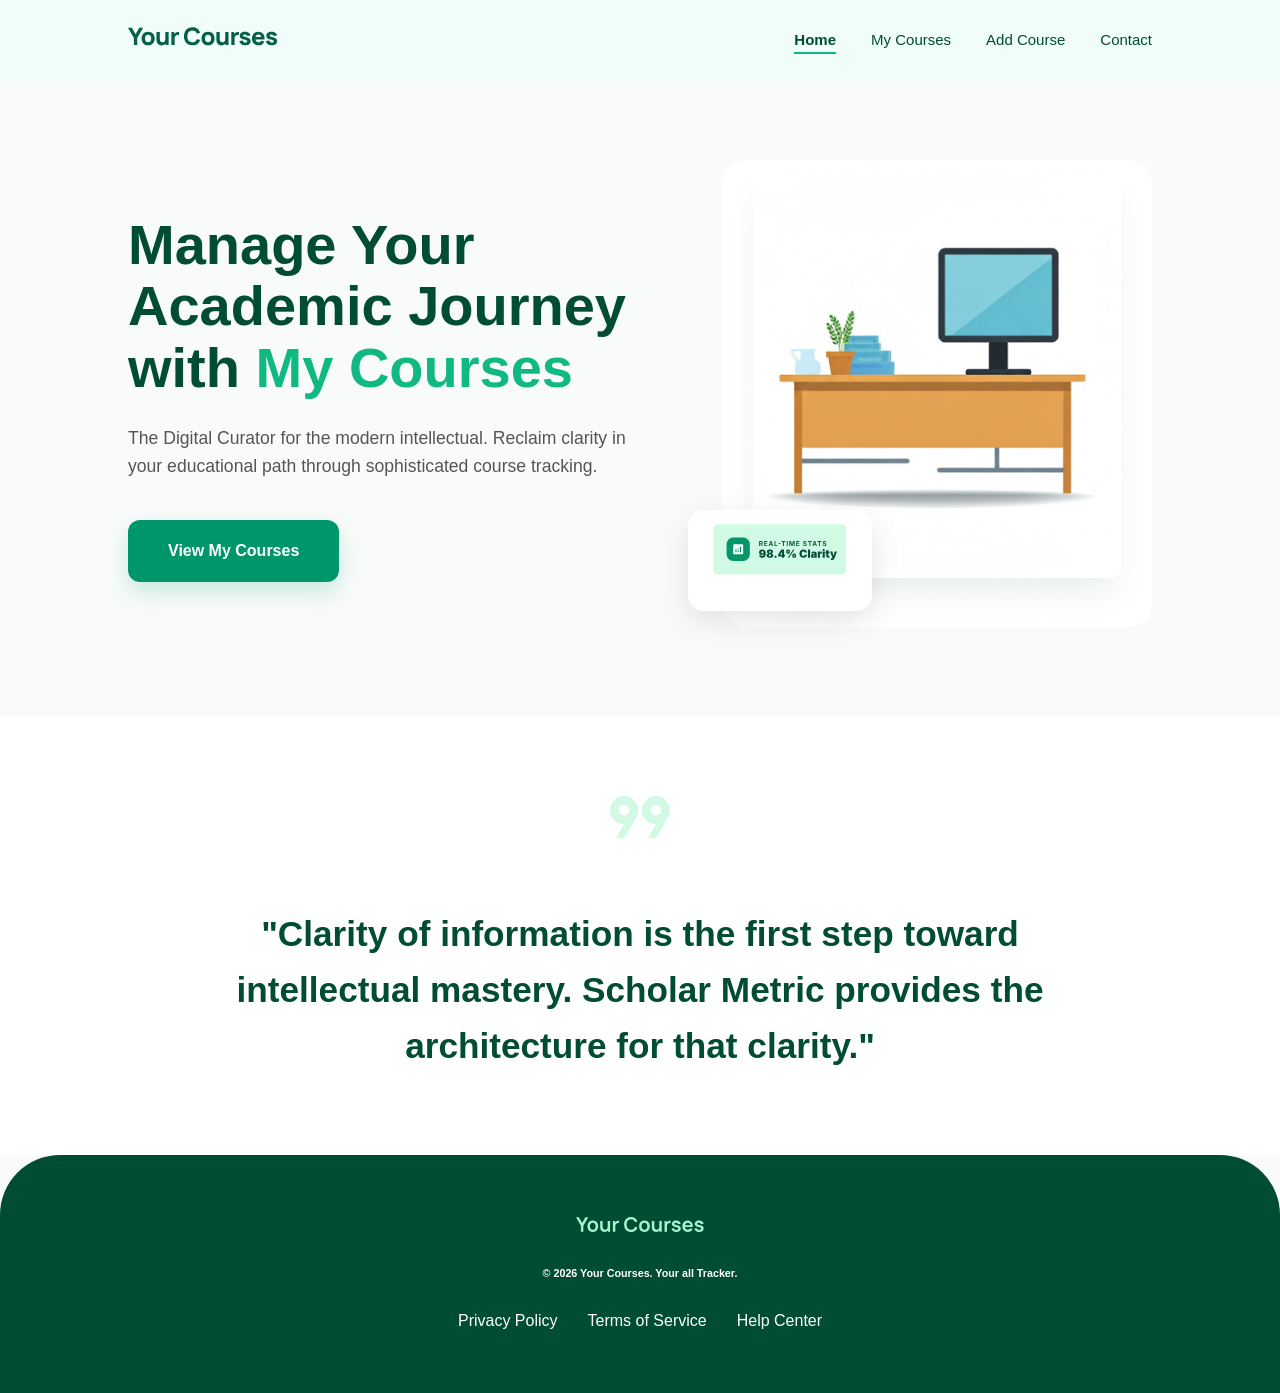
<file: index.html>
<!DOCTYPE html>
<html lang="en">
<head>
    <meta charset="UTF-8">
    <meta name="viewport" content="width=device-width, initial-scale=1.0">
    <link rel="stylesheet" href="assets/css/styles.css">
    <title>Your Courses | Home</title>
</head>
<body>
    <header class="header">
        <a href="index.html"><img src="assets/images/Your-courses-logo.svg" alt="Your courses logo"></a>
        <nav>
            <ul>
                <li><a href="index.html" class="active">Home</a></li>
                <li><a href="pages/my-courses.html">My Courses</a></li>
                <li><a href="pages/add-courses.html">Add Course</a></li>
                <li><a href="pages/contact.html">Contact</a></li>
            </ul>
        </nav>
    </header>

    <main>
        <section class="home section">
            <div class="left-col">
                <h1>Manage Your Academic Journey with <span>My Courses</span></h1>
                <p class="subhead">The Digital Curator for the modern intellectual. Reclaim clarity in your educational path through sophisticated course tracking.</p>
                <a href="pages/my-courses.html" class="primary-cta">View My Courses</a>
            </div>

            <div class="right-col">
                <div class="illustration">
                    <img src="assets/images/image1.jpg" alt="hero image">
                    <div class="overlay">
                        <img src="assets/images/overlay1.svg" alt="stats card">
                    </div>
                </div>
            </div>
        </section>

        <section class="quote section">
            <img src="assets/images/quotation-marks.svg" alt="quotes">
            <div class="quoted">
                <h2>"Clarity of information is the first step toward intellectual mastery. Scholar Metric provides the architecture for that clarity."</h2>
            </div>
        </section>
    </main>

    <footer class="footer">
        <div class="logofooter">
            <img src="assets/images/Your-Courses-footer.svg" alt="footer logo">
        </div>
        <h6>© 2026 Your Courses. Your all Tracker.</h6>
        <ul class="footer-links">
            <li><a href="#">Privacy Policy</a></li>
            <li><a href="#">Terms of Service</a></li>
            <li><a href="#">Help Center</a></li>
        </ul>
    </footer>
</body>
</html>
</file>
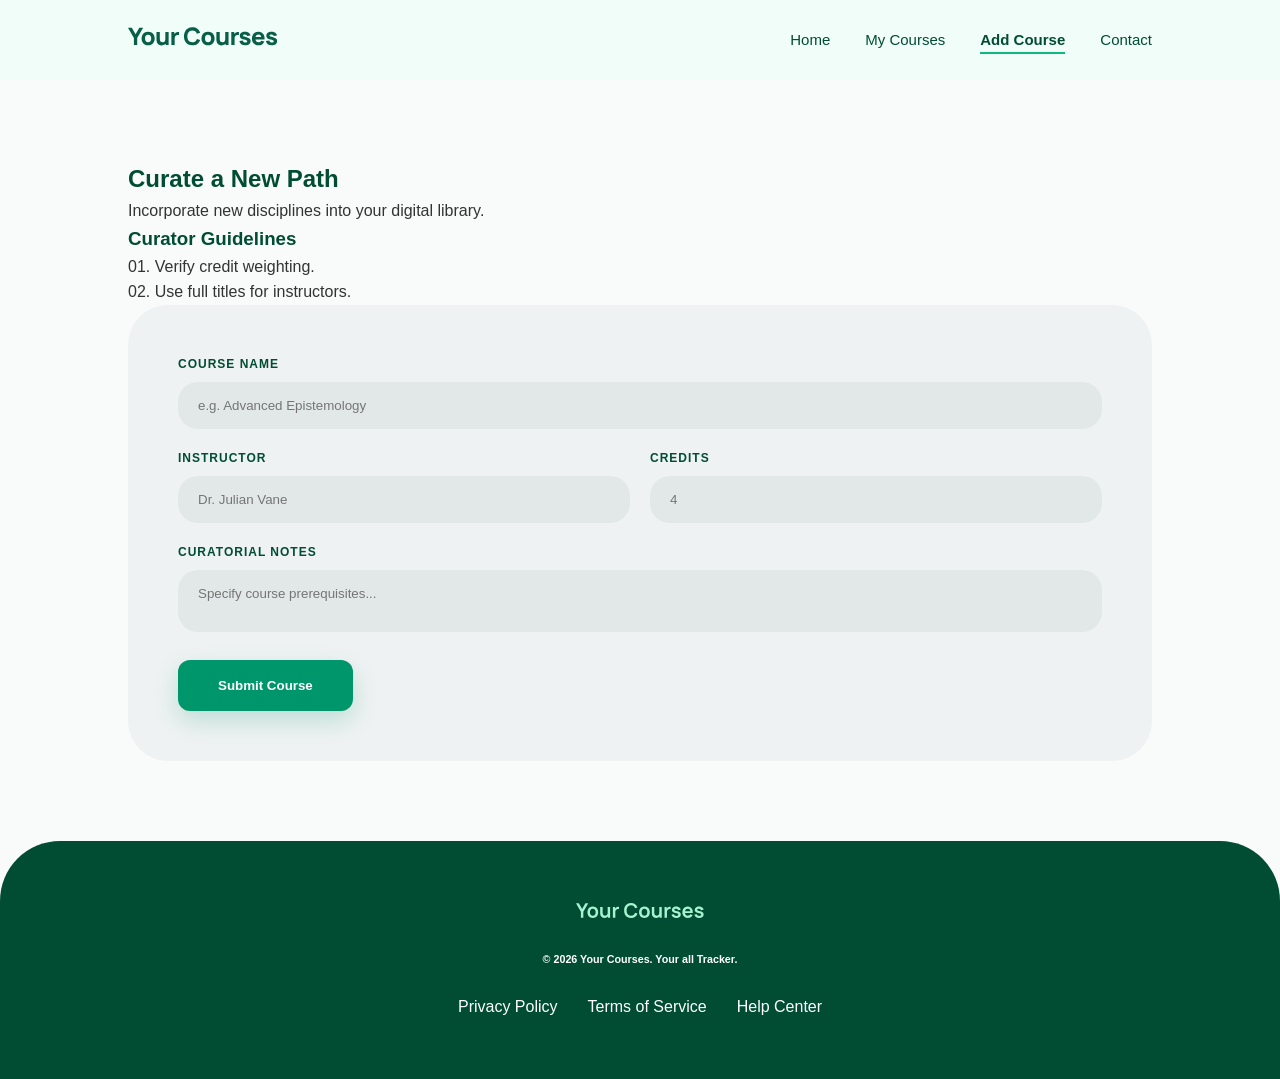
<file: pages/add-courses.html>
<!DOCTYPE html>
<html lang="en">
<head>
    <meta charset="UTF-8">
    <meta name="viewport" content="width=device-width, initial-scale=1.0">
    <link rel="stylesheet" href="../assets/css/styles.css">
    <title>Add Course | Your Courses</title>
</head>
<body>
    <header class="header" id="header">
        <a href="../index.html"><img src="../assets/images/Your-courses-logo.svg" alt="Your courses logo"></a>
        <nav>
            <ul>
                <li><a href="../index.html">Home</a></li>
                <li><a href="my-courses.html">My Courses</a></li>
                <li><a href="add-courses.html" class="active">Add Course</a></li>
                <li><a href="contact.html">Contact</a></li>
            </ul>
        </nav>
    </header>

    <main class="main">
        <section class="add-course section">
            <div class="container">
                <div class="add-course-intro flex-between">
                    <div class="intro-text">
                        <h1>Curate a New Path</h1>
                        <p>Incorporate new disciplines into your digital library.</p>
                    </div>
                    <div class="guidelines-card">
                        <h3>Curator Guidelines</h3>
                        <ul>
                            <li><span>01.</span> Verify credit weighting.</li>
                            <li><span>02.</span> Use full titles for instructors.</li>
                        </ul>
                    </div>
                </div>

                <div class="form-container">
                    <form class="add-course-form">
                        <div class="form-group">
                            <label>COURSE NAME</label>
                            <input type="text" placeholder="e.g. Advanced Epistemology">
                        </div>
                        <div class="form-row" style="display:flex; gap:20px;">
                            <div class="form-group" style="flex:1;">
                                <label>INSTRUCTOR</label>
                                <input type="text" placeholder="Dr. Julian Vane">
                            </div>
                            <div class="form-group" style="flex:1;">
                                <label>CREDITS</label>
                                <input type="number" placeholder="4">
                            </div>
                        </div>
                        <div class="form-group">
                            <label>CURATORIAL NOTES</label>
                            <textarea placeholder="Specify course prerequisites..."></textarea>
                        </div>
                        <div class="form-actions">
                            <button type="submit" class="primary-cta">Submit Course</button>
                        </div>
                    </form>
                </div>
            </div>
        </section>
    </main>

    <footer class="footer">
        <div class="logofooter">
            <img src="../assets/images/Your-Courses-footer.svg" alt="footer logo">
        </div>
        <h6>© 2026 Your Courses. Your all Tracker.</h6>
        <ul class="footer-links">
            <li><a href="#">Privacy Policy</a></li>
            <li><a href="#">Terms of Service</a></li>
            <li><a href="#">Help Center</a></li>
        </ul>
    </footer>
</body>
</html>
</file>
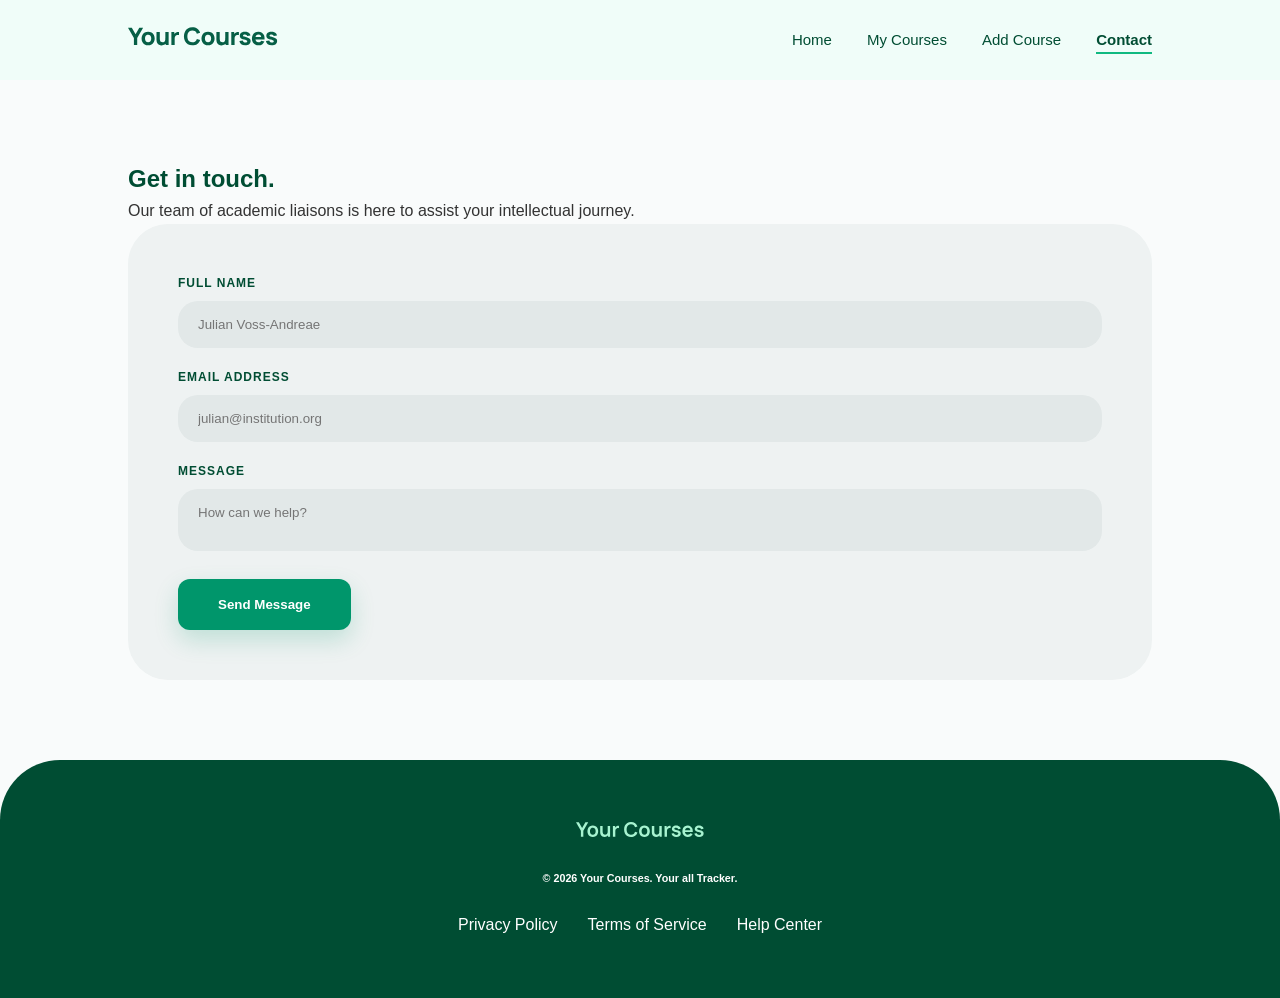
<file: pages/contact.html>
<!DOCTYPE html>
<html lang="en">
<head>
    <meta charset="UTF-8">
    <meta name="viewport" content="width=device-width, initial-scale=1.0">
    <link rel="stylesheet" href="../assets/css/styles.css">
    <title>Contact | Your Courses</title>
</head>
<body>
    <header class="header" id="header">
        <a href="../index.html"><img src="../assets/images/Your-courses-logo.svg" alt="Your courses logo"></a>
        <nav>
            <ul>
                <li><a href="../index.html">Home</a></li>
                <li><a href="my-courses.html">My Courses</a></li>
                <li><a href="add-courses.html">Add Course</a></li>
                <li><a href="contact.html" class="active">Contact</a></li>
            </ul>
        </nav>
    </header>

    <main class="main">
        <section class="contact section">
            <div class="container">
                <div class="contact-header">
                    <h1>Get in touch.</h1>
                    <p>Our team of academic liaisons is here to assist your intellectual journey.</p>
                </div>

                <div class="contact-layout">
                    <div class="contact-form-container">
                        <form class="contact-form">
                            <div class="form-group">
                                <label>FULL NAME</label>
                                <input type="text" placeholder="Julian Voss-Andreae">
                            </div>
                            <div class="form-group">
                                <label>EMAIL ADDRESS</label>
                                <input type="email" placeholder="julian@institution.org">
                            </div>
                            <div class="form-group">
                                <label>MESSAGE</label>
                                <textarea placeholder="How can we help?"></textarea>
                            </div>
                            <button type="submit" class="primary-cta">Send Message</button>
                        </form>
                    </div>
                </div>
            </div>
        </section>
    </main>

    <footer class="footer">
        <div class="logofooter">
            <img src="../assets/images/Your-Courses-footer.svg" alt="footer logo">
        </div>
        <h6>© 2026 Your Courses. Your all Tracker.</h6>
        <ul class="footer-links">
            <li><a href="#">Privacy Policy</a></li>
            <li><a href="#">Terms of Service</a></li>
            <li><a href="#">Help Center</a></li>
        </ul>
    </footer>
</body>
</html>
</file>
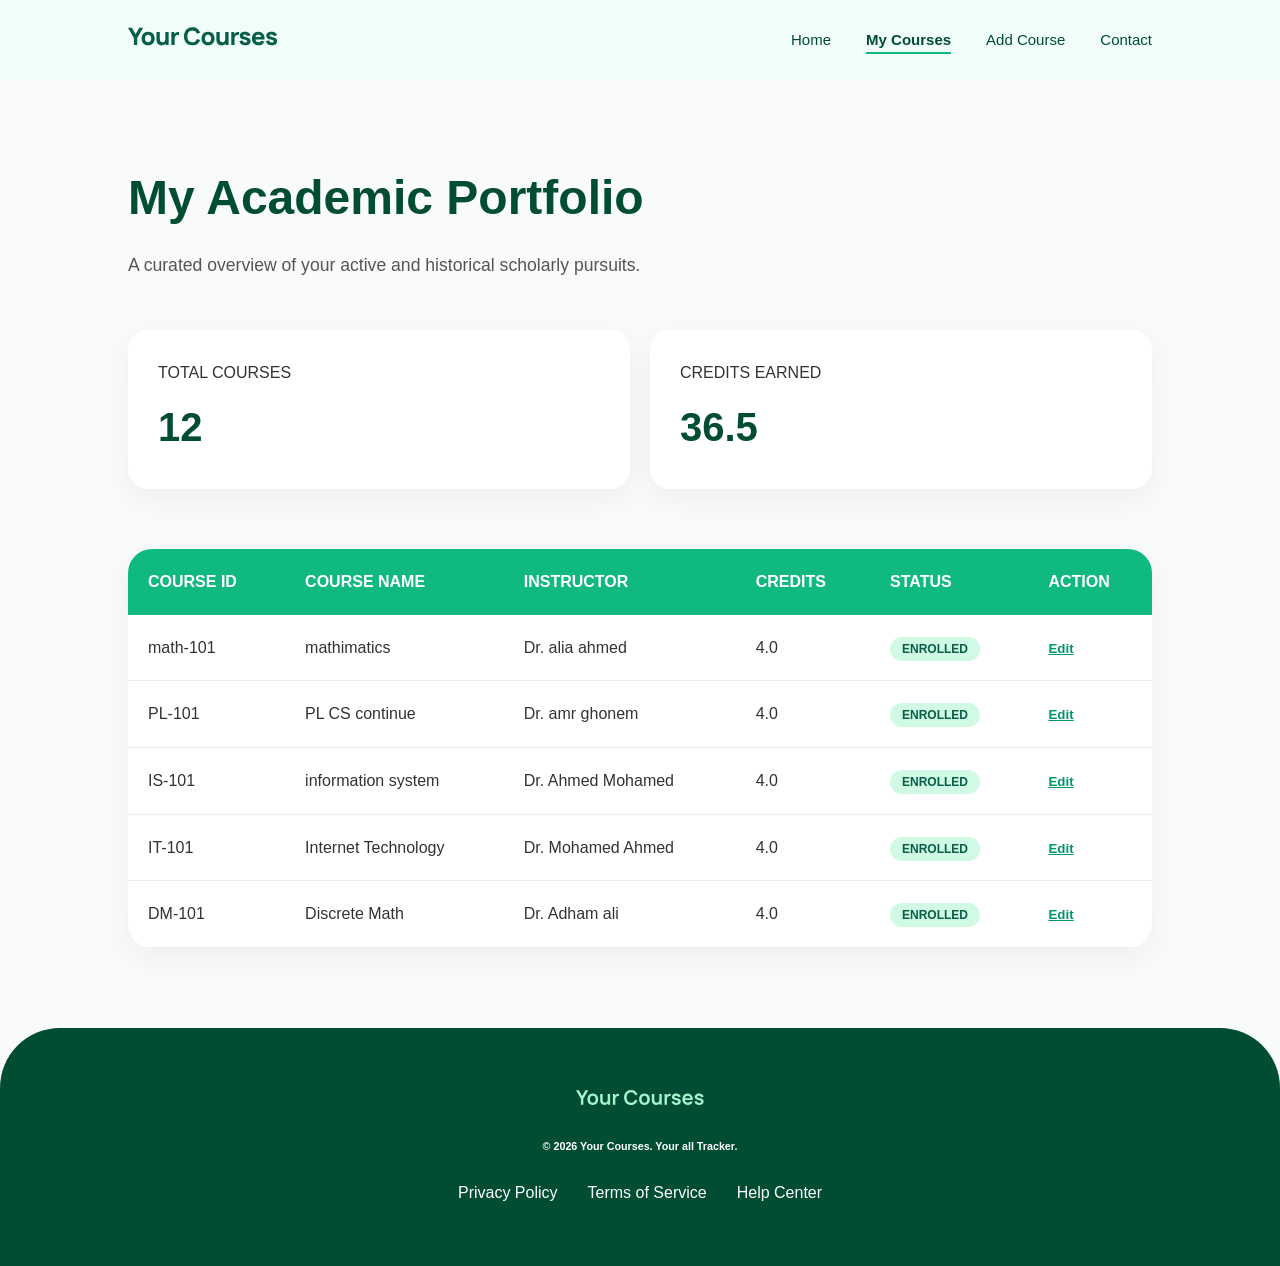
<file: pages/my-courses.html>
<!DOCTYPE html>
<html lang="en">
<head>
    <meta charset="UTF-8">
    <meta name="viewport" content="width=device-width, initial-scale=1.0">
    <link rel="stylesheet" href="../assets/css/styles.css">
    <title>My Courses | Your Courses</title>
</head>
<body>
    <header class="header">
        <a href="../index.html"><img src="../assets/images/Your-courses-logo.svg" alt="Your courses logo"></a>
        <nav>
            <ul>
                <li><a href="../index.html">Home</a></li>
                <li><a href="my-courses.html" class="active">My Courses</a></li>
                <li><a href="add-courses.html">Add Course</a></li>
                <li><a href="contact.html">Contact</a></li>
            </ul>
        </nav>
    </header>

    <main>
        <section class="portfolio section">
            <div class="portfolio-header">
                <h1>My Academic Portfolio</h1>
                <p class="subhead">A curated overview of your active and historical scholarly pursuits.</p>
            </div>

            <div class="stats-container">
                <div class="stat-card">
                    <span class="stat-label">TOTAL COURSES</span>
                    <h2 class="stat-number">12</h2>
                </div>
                <div class="stat-card">
                    <span class="stat-label">CREDITS EARNED</span>
                    <h2 class="stat-number">36.5</h2>
                </div>
            </div>

            <div class="table-wrapper">
                <table class="course-table">
                    <thead>
                        <tr>
                            <th>COURSE ID</th>
                            <th>COURSE NAME</th>
                            <th>INSTRUCTOR</th>
                            <th>CREDITS</th>
                            <th>STATUS</th>
                            <th>ACTION</th>
                        </tr>
                    </thead>
                    <tbody>
                        <tr>
                            <td>math-101</td>
                            <td>mathimatics</td>
                            <td>Dr. alia ahmed</td>
                            <td>4.0</td>
                            <td><span class="status-tag">ENROLLED</span></td>
                            <td><button class="action-btn">Edit</button></td>
                        </tr>
                        <tr>
                            <td>PL-101</td>
                            <td>PL CS continue</td>
                            <td>Dr. amr ghonem</td>
                            <td>4.0</td>
                            <td><span class="status-tag">ENROLLED</span></td>
                            <td><button class="action-btn">Edit</button></td>
                        </tr>
                        <tr>
                            <td>IS-101</td>
                            <td>information system</td>
                            <td>Dr. Ahmed Mohamed</td>
                            <td>4.0</td>
                            <td><span class="status-tag">ENROLLED</span></td>
                            <td><button class="action-btn">Edit</button></td>
                        </tr>
                        <tr>
                            <td>IT-101</td>
                            <td>Internet Technology</td>
                            <td>Dr. Mohamed Ahmed</td>
                            <td>4.0</td>
                            <td><span class="status-tag">ENROLLED</span></td>
                            <td><button class="action-btn">Edit</button></td>
                        </tr>
                        <tr>
                            <td>DM-101</td>
                            <td>Discrete Math</td>
                            <td>Dr. Adham ali</td>
                            <td>4.0</td>
                            <td><span class="status-tag">ENROLLED</span></td>
                            <td><button class="action-btn">Edit</button></td>
                        </tr>
                    </tbody>
                </table>
            </div>
        </section>
    </main>

    <footer class="footer">
        <div class="logofooter">
            <img src="../assets/images/Your-Courses-footer.svg" alt="footer logo">
        </div>
        <h6>© 2026 Your Courses. Your all Tracker.</h6>
        <ul class="footer-links">
            <li><a href="#">Privacy Policy</a></li>
            <li><a href="#">Terms of Service</a></li>
            <li><a href="#">Help Center</a></li>
        </ul>
    </footer>
</body>
</html>
</file>
<file: assets/css/styles.css>
/*======== DESIGN SYSTEM LIBRARY =========*/

/* VARIABLES */
:root {
    --primary-green: #10b981;
    --dark-green: #004d33;
    --cta-green: #00966b;

    --bg-light: #f9fbfb;
    --bg-mint: #f0fdf9;

    --text-main: #333333;
    --text-muted: #555555;

    --white: #ffffff;

    --container-padding: 10%;
    --section-v-padding: 80px;

    --radius-lg: 40px;
    --radius-md: 20px;
    --radius-sm: 12px;
}

/* BASE */
@import url('https://fonts.googleapis.com/css2?family=Inter:wght@400;500;600;700;800&display=swap');

* {
    margin: 0;
    padding: 0;
    box-sizing: border-box;
}

body {
    font-family: 'Inter', sans-serif;
    color: var(--text-main);
    background-color: var(--bg-light);
    line-height: 1.6;
    overflow-x: hidden;
}

/* LINKS */
a {
    text-decoration: none;
    color: inherit;
    transition: 0.3s;
}

/* LIST */
ul {
    list-style: none;
}

/* BUTTON */
button {
    border: none;
    outline: none;
    background: none;
    font-family: inherit;
    cursor: pointer;
    transition: 0.3s;
}

/* HEADINGS */
h1 {
    color: var(--dark-green);
    font-weight: 800;
}

h2 {
    color: var(--dark-green);
    font-weight: 800;
}

h3 {
    color: var(--dark-green);
    font-weight: 800;
}

/* HEADER */
.header {
    background-color: var(--bg-mint);
    padding-top: 20px;
    padding-bottom: 20px;
    padding-left: var(--container-padding);
    padding-right: var(--container-padding);

    display: flex;
    justify-content: space-between;
    align-items: center;

    flex-wrap: wrap;
    gap: 20px;
}

/* NAV */
.header nav ul {
    display: flex;
    gap: 35px;
    flex-wrap: wrap;
}

.header nav ul li a {
    font-weight: 500;
    font-size: 15px;
    color: var(--dark-green);
    padding-bottom: 4px;
}

.header nav ul li a:hover {
    color: var(--primary-green);
}

.header nav ul li a.active {
    font-weight: 700;
    border-bottom-width: 2px;
    border-bottom-style: solid;
    border-bottom-color: var(--primary-green);
}

/* SECTION */
.section {
    padding-top: var(--section-v-padding);
    padding-bottom: var(--section-v-padding);
    padding-left: var(--container-padding);
    padding-right: var(--container-padding);
}

/* HOME */
.home.section {
    display: flex;
    align-items: center;
    justify-content: space-between;
    gap: 80px;
    flex-wrap: wrap;
}

/* LEFT */
.left-col {
    flex: 1.2;
    min-width: 320px;
}

.left-col h1 {
    font-size: 3.5rem;
    line-height: 1.1;
    margin-bottom: 25px;
}

.left-col h1 span {
    color: var(--primary-green);
}

.subhead {
    color: var(--text-muted);
    font-size: 1.1rem;
    margin-bottom: 40px;
}

/* BUTTONS */
.primary-cta {
    background-color: var(--cta-green);
    color: var(--white);
    padding-top: 18px;
    padding-bottom: 18px;
    padding-left: 40px;
    padding-right: 40px;
    border-radius: var(--radius-sm);
    font-weight: 600;
    display: inline-block;
    box-shadow: 0 10px 25px rgba(0, 150, 107, 0.2);
}

.submit-btn {
    background-color: var(--cta-green);
    color: var(--white);
    padding-top: 18px;
    padding-bottom: 18px;
    padding-left: 40px;
    padding-right: 40px;
    border-radius: var(--radius-sm);
    font-weight: 600;
    display: inline-block;
    box-shadow: 0 10px 25px rgba(0, 150, 107, 0.2);
}

.primary-cta:hover {
    background-color: var(--dark-green);
    transform: translateY(-3px);
    box-shadow: 0 15px 30px rgba(0, 77, 51, 0.3);
}

.submit-btn:hover {
    background-color: var(--dark-green);
    transform: translateY(-3px);
    box-shadow: 0 15px 30px rgba(0, 77, 51, 0.3);
}

/* QUOTE */
.quote.section {
    display: flex;
    flex-direction: column;
    align-items: center;
    text-align: center;
    background-color: var(--white);
}

.quote img {
    width: 60px;
    margin-bottom: 30px;
    display: block;
}

.quoted h2 {
    font-size: 2.2rem;
    max-width: 850px;
    margin-left: auto;
    margin-right: auto;
}

/* RIGHT */
.right-col {
    flex: 1;
    display: flex;
    justify-content: flex-end;
    min-width: 320px;
}

.illustration {
    position: relative;
    width: 100%;
    max-width: 480px;
}

.illustration img {
    width: 100%;
    border-radius: 24px;
}

/* OVERLAY */
.overlay {
    position: absolute;
    bottom: 25px;
    left: -35px;
    background-color: white;
    padding: 12px;
    border-radius: 16px;
    box-shadow: 0 10px 30px rgba(0,0,0,0.1);
}

.overlay img {
    width: 160px;
    display: block;
}

/* FORM */
.form-container {
    background-color: #eef2f2;
    padding: 50px;
    border-radius: var(--radius-lg);
}

.contact-form-container {
    background-color: #eef2f2;
    padding: 50px;
    border-radius: var(--radius-lg);
}

.form-group {
    margin-bottom: 20px;
}

.form-group label {
    font-size: 0.75rem;
    font-weight: 700;
    color: var(--dark-green);
    letter-spacing: 1px;
    display: block;
    margin-bottom: 8px;
}

.form-group input {
    width: 100%;
    padding: 16px 20px;
    border-radius: var(--radius-md);
    border: none;
    background-color: #e2e8e8;
    font-family: inherit;
    outline: none;
}

.form-group select {
    width: 100%;
    padding: 16px 20px;
    border-radius: var(--radius-md);
    border: none;
    background-color: #e2e8e8;
    font-family: inherit;
    outline: none;
}

.form-group textarea {
    width: 100%;
    padding: 16px 20px;
    border-radius: var(--radius-md);
    border: none;
    background-color: #e2e8e8;
    font-family: inherit;
    outline: none;
    resize: none;
}

/* FOOTER */
.footer {
    background-color: var(--dark-green);
    color: var(--white);

    padding-top: 60px;
    padding-bottom: 60px;
    padding-left: var(--container-padding);
    padding-right: var(--container-padding);

    border-radius: 60px 60px 0 0;

    display: flex;
    flex-direction: column;
    align-items: center;

    gap: 25px;
    text-align: center;
}

.footer-links {
    display: flex;
    gap: 30px;
}

.footer-links a:hover {
    text-decoration: underline;
    color: var(--primary-green);
}

/* MEDIA */
@media (max-width: 992px) {
    :root {
        --container-padding: 5%;
    }

    .home.section {
        flex-direction: column;
        text-align: center;
    }

    .right-col {
        justify-content: center;
    }

    .left-col h1 {
        font-size: 2.8rem;
    }

    .overlay {
        left: 50%;
        transform: translateX(-50%);
        bottom: -20px;
    }
}

@media (max-width: 600px) {
    .header {
        justify-content: center;
        text-align: center;
    }

    .header nav ul {
        justify-content: center;
        gap: 15px;
    }
}

/* PORTFOLIO */
.portfolio-header {
    margin-bottom: 50px;
}

.portfolio-header h1 {
    font-size: 3rem;
    margin-bottom: 15px;
}

.stats-container {
    display: flex;
    gap: 20px;
    margin-bottom: 60px;
    flex-wrap: wrap;
}

.stat-card {
    background-color: var(--white);
    padding: 30px;
    border-radius: var(--radius-md);
    flex: 1;
    min-width: 200px;
    box-shadow: 0 10px 30px rgba(0,0,0,0.05);
}

.stat-card p {
    font-size: 0.8rem;
    font-weight: 700;
    color: var(--primary-green);
    letter-spacing: 1px;
}

.stat-card h2 {
    font-size: 2.5rem;
    margin-top: 10px;
}

/* TABLE */
.table-wrapper {
    background-color: var(--white);
    border-radius: 24px;
    overflow: hidden;
    box-shadow: 0 10px 30px rgba(0,0,0,0.05);
    overflow-x: auto;
}

.course-table {
    width: 100%;
    border-collapse: collapse;
    text-align: left;
}

.course-table thead tr {
    background-color: var(--primary-green);
    color: var(--white);
}

.course-table th {
    padding: 20px;
}

.course-table td {
    padding: 20px;
}

.course-table tbody tr {
    border-bottom: 1px solid #eee;
}

/* TAG */
.status-tag {
    background-color: #d1fae5;
    color: #065f46;
    padding: 5px 12px;
    border-radius: 12px;
    font-size: 0.75rem;
    font-weight: 700;
}

/* ACTION */
.action-btn {
    color: var(--cta-green);
    font-weight: 700;
    text-decoration: underline;
}

.action-btn:hover {
    color: var(--dark-green);
    text-decoration: none;
}
</file>
